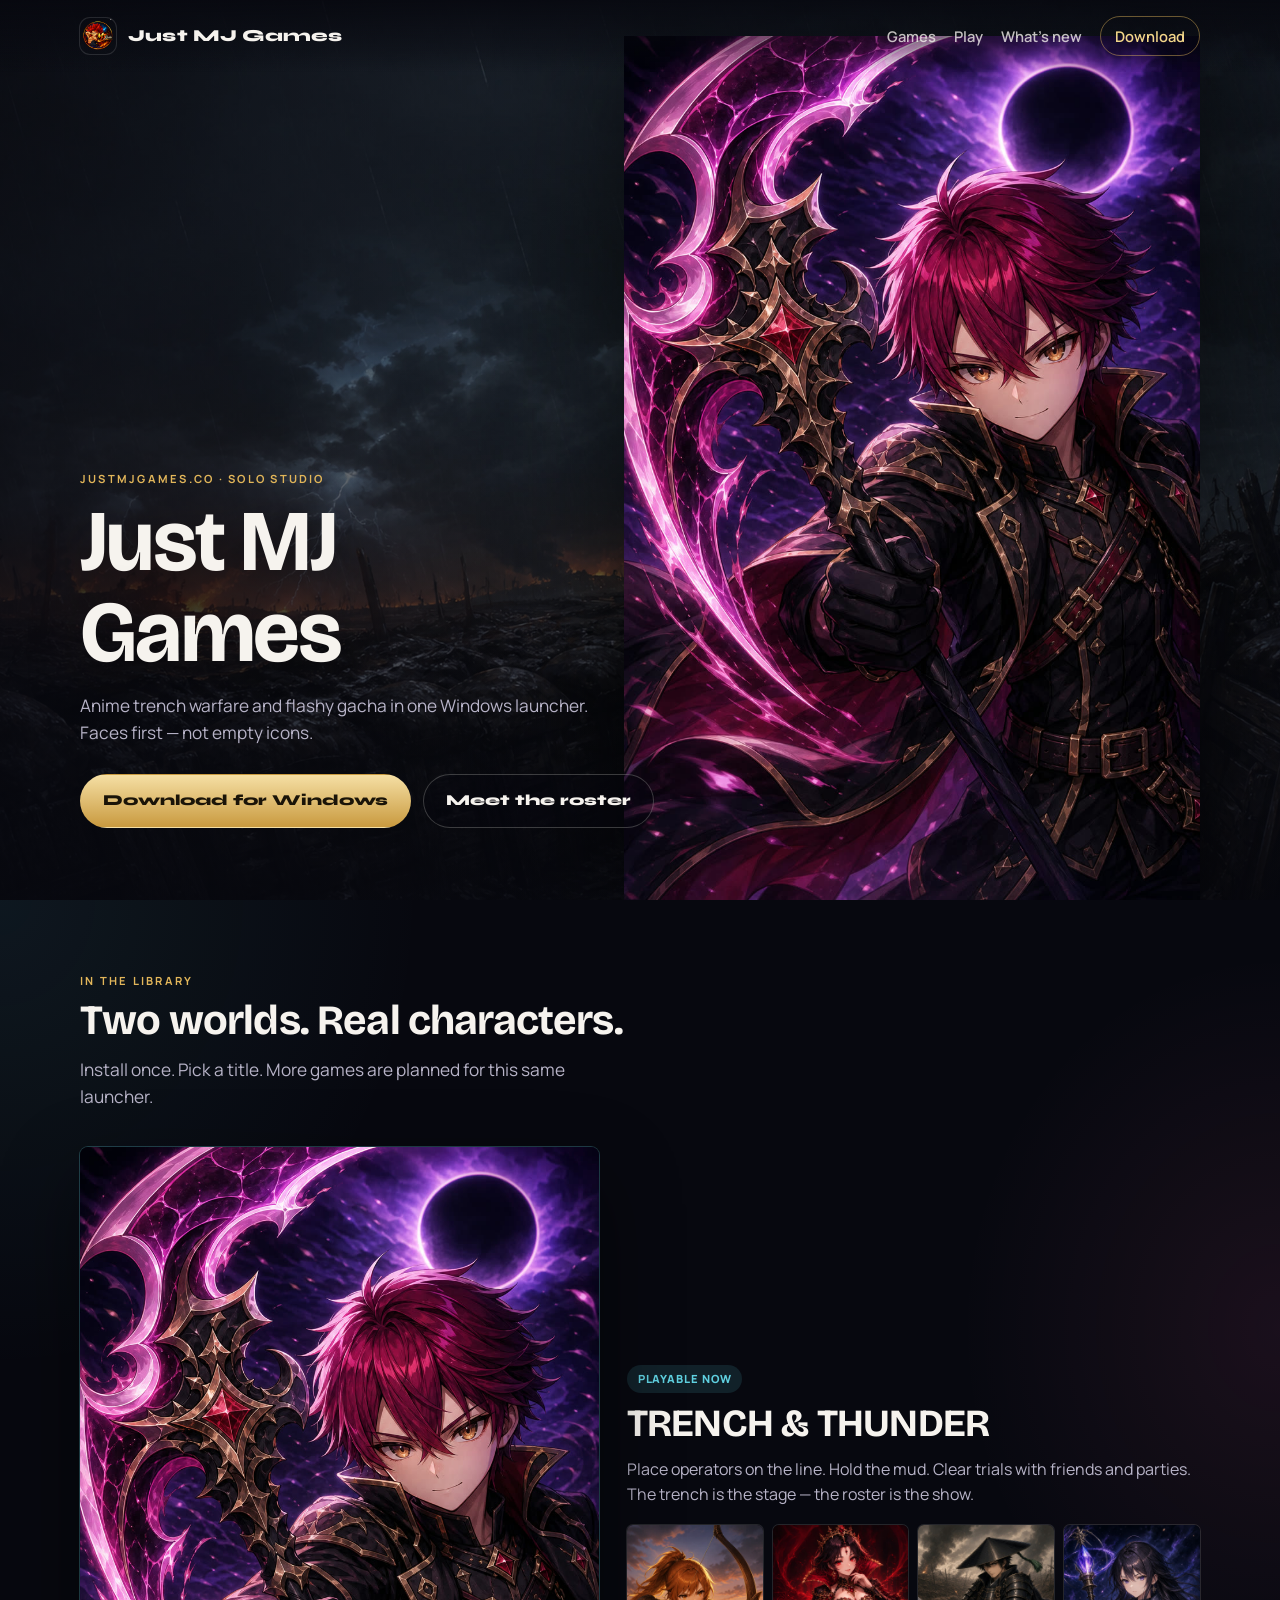
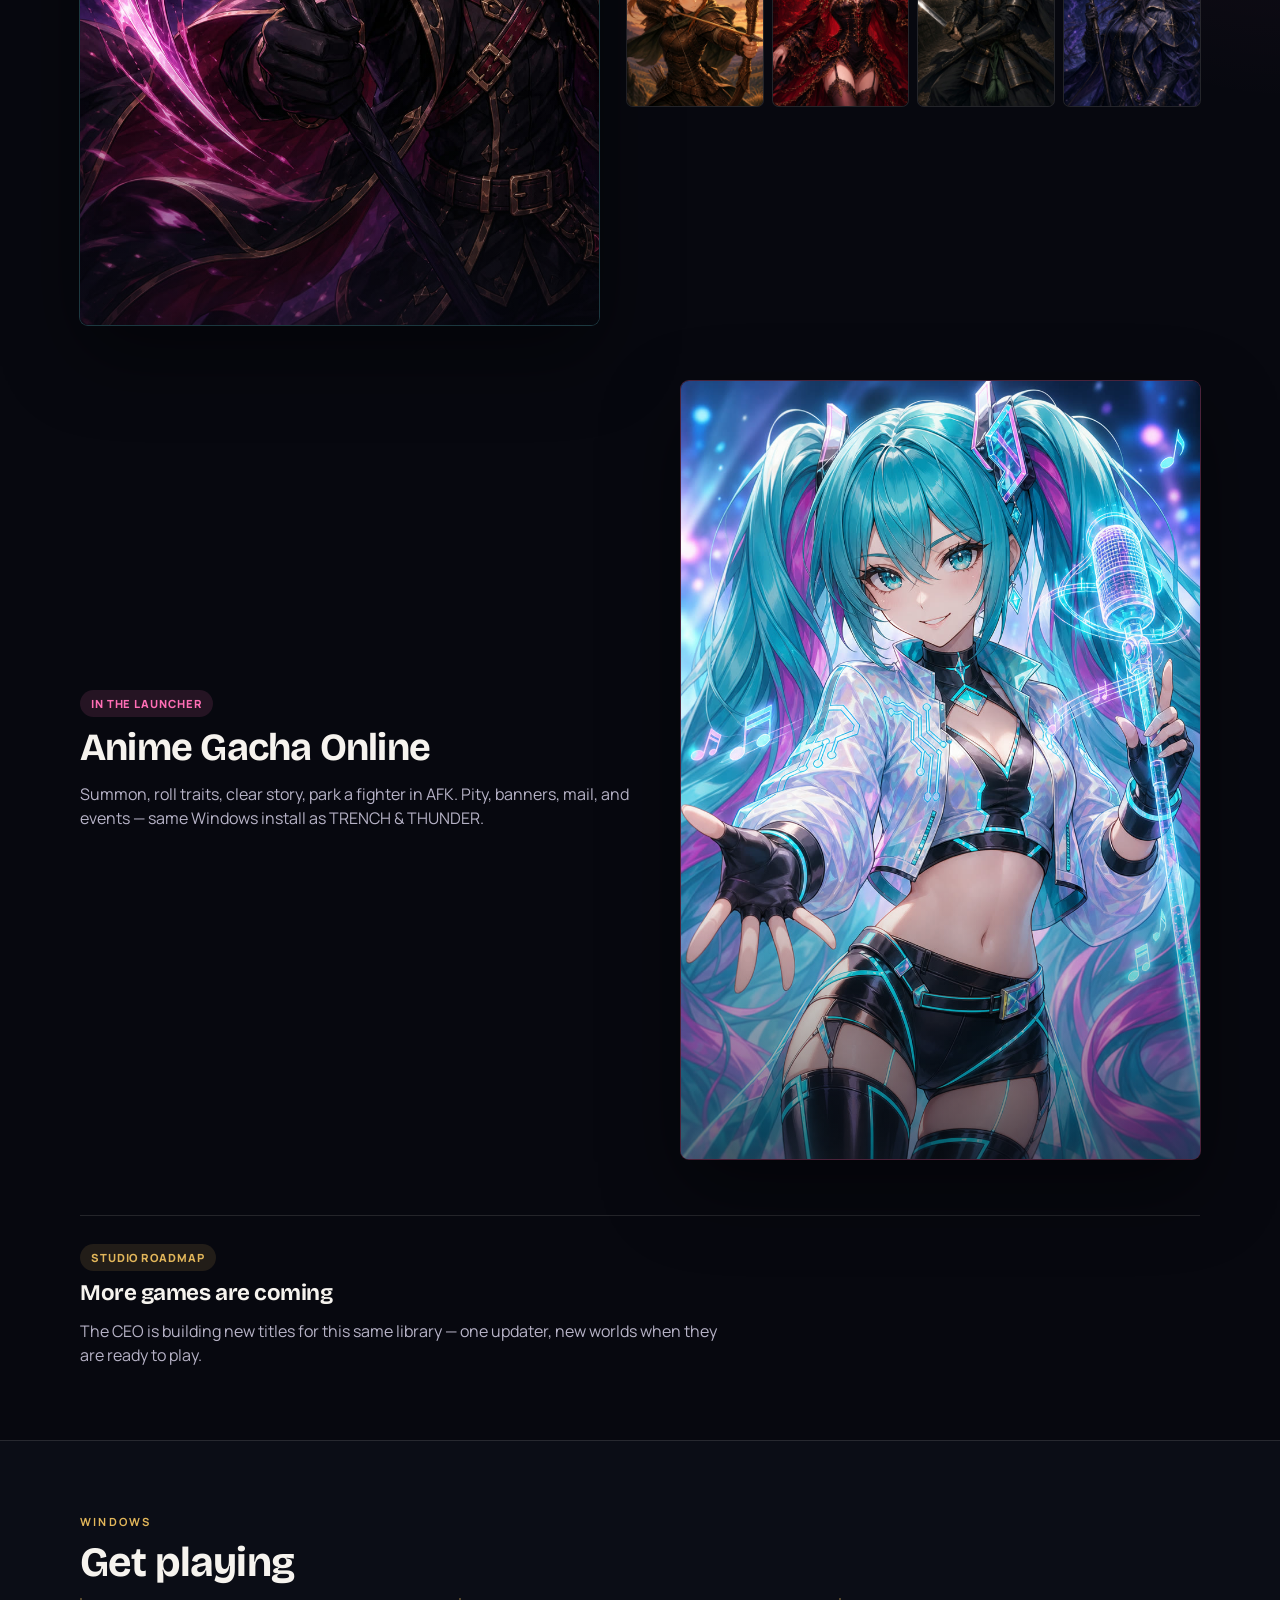
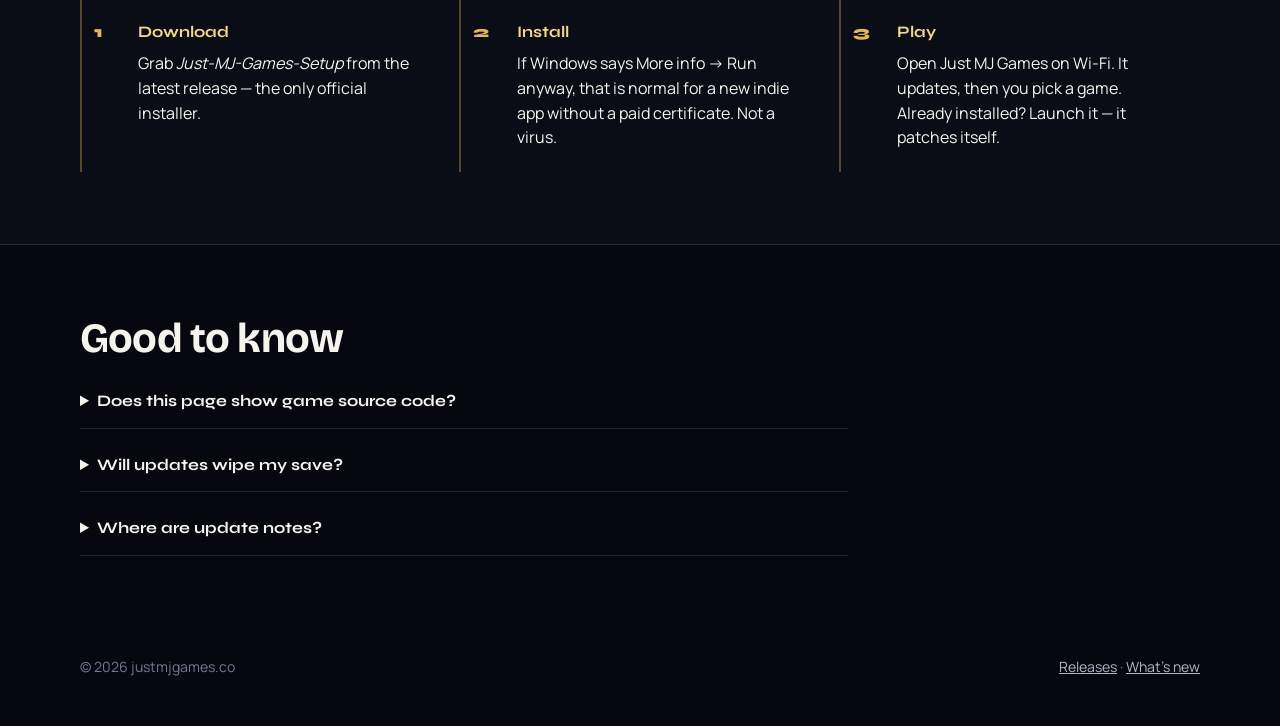
<file: index.html>
<!DOCTYPE html>
<html lang="en">
<head>
  <meta charset="UTF-8" />
  <meta name="viewport" content="width=device-width, initial-scale=1" />
  <title>Just MJ Games</title>
  <meta name="description" content="Just MJ Games — TRENCH &amp; THUNDER and Anime Gacha Online in one Windows launcher. Anime trench strategy and gacha, built by a solo studio." />
  <meta name="theme-color" content="#07080f" />
  <link rel="canonical" href="https://mjedit100-cmyk.github.io/anime-gacha-online/" />
  <meta property="og:title" content="Just MJ Games" />
  <meta property="og:description" content="TRENCH &amp; THUNDER and Anime Gacha Online. Real anime characters. One Windows launcher." />
  <meta property="og:type" content="website" />
  <meta property="og:url" content="https://mjedit100-cmyk.github.io/anime-gacha-online/" />
  <meta property="og:image" content="https://mjedit100-cmyk.github.io/anime-gacha-online/media/tt-star.jpg" />
  <meta name="twitter:card" content="summary_large_image" />
  <link rel="icon" href="media/favicon.png" />
  <link rel="preconnect" href="https://fonts.googleapis.com" />
  <link rel="preconnect" href="https://fonts.gstatic.com" crossorigin />
  <link href="https://fonts.googleapis.com/css2?family=Bricolage+Grotesque:opsz,wght@12..96,700;12..96,800&family=Syne:wght@600;700;800&family=Manrope:wght@400;600;700&display=swap" rel="stylesheet" />
  <link rel="stylesheet" href="css/site.css?v=721" />
</head>
<body>
  <header class="site-header">
    <div class="wrap bar">
      <a class="brand" href="index.html">
        <img class="brand-logo" src="media/brand-mark.png?v=721" alt="" width="36" height="36" />
        <span>Just MJ Games</span>
      </a>
      <nav>
        <a href="#library">Games</a>
        <a href="#play">Play</a>
        <a href="updates.html">What’s new</a>
        <a class="nav-dl" href="https://github.com/mjedit100-cmyk/anime-gacha-online/releases/latest">Download</a>
      </nav>
    </div>
  </header>

  <main>
    <section class="hero" aria-label="Just MJ Games">
      <div class="hero-stage" aria-hidden="true">
        <img class="hero-bg" src="media/hero-tt.jpg?v=721" alt="" />
        <div class="hero-shade"></div>
        <img class="hero-star" src="media/tt-star.jpg?v=721" alt="Kai" />
      </div>
      <div class="wrap hero-copy">
        <p class="kicker">justmjgames.co · solo studio</p>
        <h1>Just MJ Games</h1>
        <p class="lede">Anime trench warfare and flashy gacha in one Windows launcher. Faces first — not empty icons.</p>
        <div class="hero-actions">
          <a class="btn btn-gold" href="https://github.com/mjedit100-cmyk/anime-gacha-online/releases/latest">Download for Windows</a>
          <a class="btn btn-ghost" href="#library">Meet the roster</a>
        </div>
      </div>
    </section>

    <section class="section library" id="library">
      <div class="wrap">
        <p class="kicker">In the library</p>
        <h2>Two worlds. Real characters.</h2>
        <p class="sub">Install once. Pick a title. More games are planned for this same launcher.</p>

        <article class="feature tt">
          <div class="feature-art">
            <img src="media/tt-star.jpg?v=721" alt="Kai from TRENCH &amp; THUNDER" />
          </div>
          <div class="feature-copy">
            <span class="pill pill-tt">Playable now</span>
            <h3>TRENCH &amp; THUNDER</h3>
            <p>Place operators on the line. Hold the mud. Clear trials with friends and parties. The trench is the stage — the roster is the show.</p>
            <div class="cast" aria-label="Operators">
              <img src="media/cast-yumi.jpg?v=721" alt="Yumi" title="Yumi" />
              <img src="media/cast-blood.jpg?v=721" alt="Blood Queen" title="Blood Queen" />
              <img src="media/cast-ken.jpg?v=721" alt="Ken" title="Ken" />
              <img src="media/cast-teri.jpg?v=721" alt="Teri" title="Teri" />
            </div>
          </div>
        </article>

        <article class="feature ago">
          <div class="feature-art">
            <img src="media/ago-star.jpg?v=721" alt="Auralis from Anime Gacha Online" />
          </div>
          <div class="feature-copy">
            <span class="pill pill-ago">In the launcher</span>
            <h3>Anime Gacha Online</h3>
            <p>Summon, roll traits, clear story, park a fighter in AFK. Pity, banners, mail, and events — same Windows install as TRENCH &amp; THUNDER.</p>
          </div>
        </article>

        <div class="coming">
          <span class="pill pill-soon">Studio roadmap</span>
          <h3>More games are coming</h3>
          <p>The CEO is building new titles for this same library — one updater, new worlds when they are ready to play.</p>
        </div>
      </div>
    </section>

    <section class="section play" id="play">
      <div class="wrap">
        <p class="kicker">Windows</p>
        <h2>Get playing</h2>
        <ol class="steps">
          <li>
            <strong>Download</strong>
            Grab <em>Just-MJ-Games-Setup</em> from the latest release — the only official installer.
          </li>
          <li>
            <strong>Install</strong>
            If Windows says More info → Run anyway, that is normal for a new indie app without a paid certificate. Not a virus.
          </li>
          <li>
            <strong>Play</strong>
            Open Just MJ Games on Wi‑Fi. It updates, then you pick a game. Already installed? Launch it — it patches itself.
          </li>
        </ol>
      </div>
    </section>

    <section class="section faq-sec">
      <div class="wrap">
        <h2>Good to know</h2>
        <div class="faq">
          <details>
            <summary>Does this page show game source code?</summary>
            <p>No. This is the studio front door and download host. Game source stays private.</p>
          </details>
          <details>
            <summary>Will updates wipe my save?</summary>
            <p>No. Patches keep progress. Uninstall is the only time Windows asks keep or wipe.</p>
          </details>
          <details>
            <summary>Where are update notes?</summary>
            <p><a href="updates.html">What’s new</a> — fights, menus, gifts, login. Not studio plumbing.</p>
          </details>
        </div>
      </div>
    </section>
  </main>

  <footer class="site-footer">
    <div class="wrap bar">
      <span>© 2026 justmjgames.co</span>
      <span><a href="https://github.com/mjedit100-cmyk/anime-gacha-online/releases">Releases</a> · <a href="updates.html">What’s new</a></span>
    </div>
  </footer>
</body>
</html>
</file>
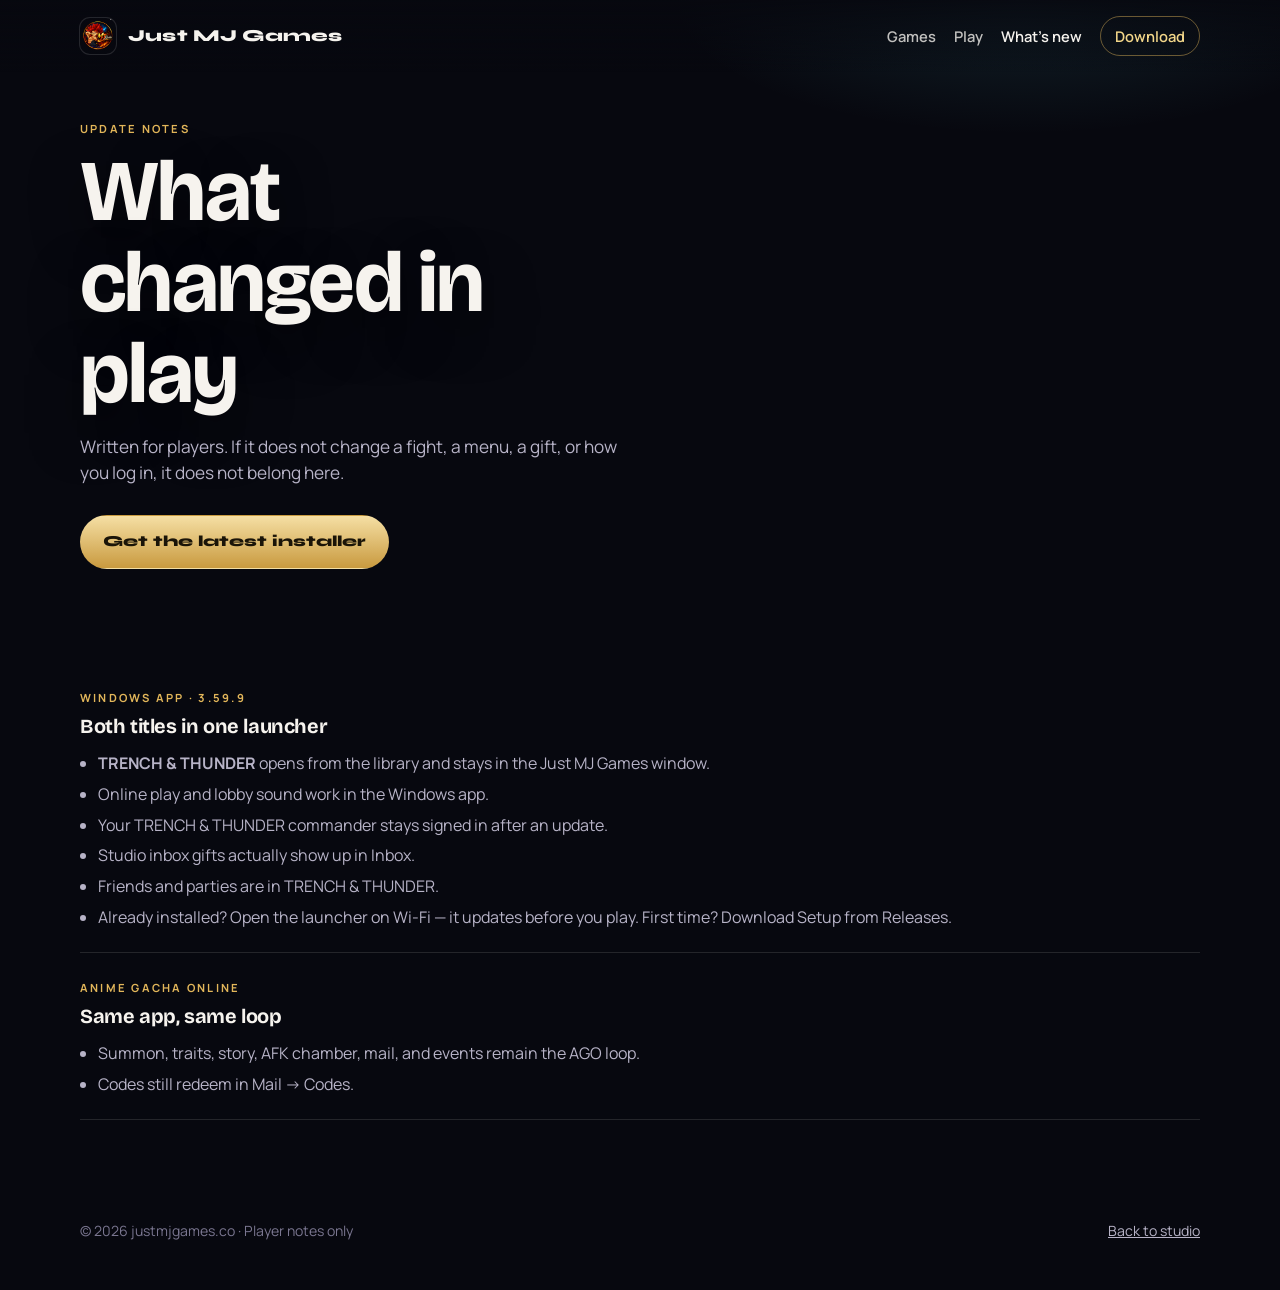
<file: updates.html>
<!DOCTYPE html>
<html lang="en">
<head>
  <meta charset="UTF-8" />
  <meta name="viewport" content="width=device-width, initial-scale=1" />
  <title>What’s new — Just MJ Games</title>
  <meta name="description" content="Player update notes for Just MJ Games. Gameplay, menus, gifts, and login — not studio plumbing." />
  <meta name="theme-color" content="#07080f" />
  <link rel="icon" href="media/favicon.png" />
  <link rel="preconnect" href="https://fonts.googleapis.com" />
  <link rel="preconnect" href="https://fonts.gstatic.com" crossorigin />
  <link href="https://fonts.googleapis.com/css2?family=Bricolage+Grotesque:opsz,wght@12..96,700;12..96,800&family=Syne:wght@600;700;800&family=Manrope:wght@400;600;700&display=swap" rel="stylesheet" />
  <link rel="stylesheet" href="css/site.css?v=721" />
</head>
<body>
  <header class="site-header">
    <div class="wrap bar">
      <a class="brand" href="index.html">
        <img class="brand-logo" src="media/brand-mark.png?v=721" alt="" width="36" height="36" />
        <span>Just MJ Games</span>
      </a>
      <nav>
        <a href="index.html#library">Games</a>
        <a href="index.html#play">Play</a>
        <a class="is-on" href="updates.html">What’s new</a>
        <a class="nav-dl" href="https://github.com/mjedit100-cmyk/anime-gacha-online/releases/latest">Download</a>
      </nav>
    </div>
  </header>

  <main>
    <section class="page-hero">
      <div class="wrap">
        <p class="kicker">Update notes</p>
        <h1>What changed in play</h1>
        <p class="lede">Written for players. If it does not change a fight, a menu, a gift, or how you log in, it does not belong here.</p>
        <a class="btn btn-gold" href="https://github.com/mjedit100-cmyk/anime-gacha-online/releases/latest">Get the latest installer</a>
      </div>
    </section>

    <section class="section">
      <div class="wrap notes">
        <article class="note">
          <p class="kicker">Windows app · 3.59.9</p>
          <h3>Both titles in one launcher</h3>
          <ul>
            <li><strong>TRENCH &amp; THUNDER</strong> opens from the library and stays in the Just MJ Games window.</li>
            <li>Online play and lobby sound work in the Windows app.</li>
            <li>Your TRENCH &amp; THUNDER commander stays signed in after an update.</li>
            <li>Studio inbox gifts actually show up in Inbox.</li>
            <li>Friends and parties are in TRENCH &amp; THUNDER.</li>
            <li>Already installed? Open the launcher on Wi‑Fi — it updates before you play. First time? Download Setup from Releases.</li>
          </ul>
        </article>

        <article class="note">
          <p class="kicker">Anime Gacha Online</p>
          <h3>Same app, same loop</h3>
          <ul>
            <li>Summon, traits, story, AFK chamber, mail, and events remain the AGO loop.</li>
            <li>Codes still redeem in Mail → Codes.</li>
          </ul>
        </article>
      </div>
    </section>
  </main>

  <footer class="site-footer">
    <div class="wrap bar">
      <span>© 2026 justmjgames.co · Player notes only</span>
      <a href="index.html">Back to studio</a>
    </div>
  </footer>
</body>
</html>
</file>
<file: css/site.css>
:root {
  --bg: #07080f;
  --ink: #f6f3ee;
  --muted: #b7b3c7;
  --faint: #7a7690;
  --line: rgba(246, 243, 238, 0.12);
  --gold: #e2b65a;
  --gold-2: #f3d78a;
  --tt: #5fd0e0;
  --ago: #ff6eb5;
  --max: 1120px;
  --ease: cubic-bezier(0.22, 1, 0.36, 1);
}

*,
*::before,
*::after {
  box-sizing: border-box;
}

html {
  scroll-behavior: smooth;
}

body {
  margin: 0;
  color: var(--ink);
  background: var(--bg);
  font-family: Manrope, "Segoe UI", sans-serif;
  line-height: 1.55;
  -webkit-font-smoothing: antialiased;
}

img {
  max-width: 100%;
  display: block;
}

a {
  color: var(--gold-2);
}

.wrap {
  width: min(var(--max), calc(100% - 40px));
  margin: 0 auto;
}

.bar {
  display: flex;
  align-items: center;
  justify-content: space-between;
  gap: 20px;
}

.site-header {
  position: fixed;
  inset: 0 0 auto;
  z-index: 40;
  background: linear-gradient(180deg, rgba(7, 8, 15, 0.88), rgba(7, 8, 15, 0.35) 70%, transparent);
}

.site-header .bar {
  min-height: 72px;
}

.brand {
  display: inline-flex;
  align-items: center;
  gap: 12px;
  color: var(--ink);
  text-decoration: none;
  font-family: Syne, "Bricolage Grotesque", sans-serif;
  font-weight: 800;
  letter-spacing: 0.01em;
  font-size: 1.05rem;
}

.brand-logo {
  width: 36px;
  height: 36px;
  border-radius: 10px;
  object-fit: cover;
  box-shadow: 0 0 0 1px rgba(255, 255, 255, 0.12);
}

nav {
  display: flex;
  flex-wrap: wrap;
  gap: 8px 18px;
  align-items: center;
}

nav a {
  color: rgba(246, 243, 238, 0.78);
  text-decoration: none;
  font-size: 0.92rem;
  font-weight: 600;
}

nav a:hover,
nav a.is-on {
  color: var(--ink);
}

.nav-dl {
  padding: 8px 14px;
  border-radius: 999px;
  border: 1px solid rgba(226, 182, 90, 0.45);
  color: var(--gold-2) !important;
}

.btn {
  display: inline-flex;
  align-items: center;
  justify-content: center;
  padding: 14px 22px;
  border-radius: 999px;
  border: 1px solid transparent;
  text-decoration: none;
  font-weight: 800;
  font-size: 0.95rem;
  font-family: Syne, sans-serif;
  transition: transform 0.25s var(--ease), filter 0.25s ease;
}

.btn:hover {
  transform: translateY(-2px);
}

.btn-gold {
  color: #1a1408;
  background: linear-gradient(180deg, #f5dfa4, #c99a3f);
}

.btn-ghost {
  color: var(--ink);
  border-color: rgba(246, 243, 238, 0.22);
  background: rgba(7, 8, 15, 0.35);
  backdrop-filter: blur(8px);
}

.kicker {
  margin: 0 0 10px;
  color: var(--gold);
  letter-spacing: 0.2em;
  text-transform: uppercase;
  font-size: 0.7rem;
  font-weight: 700;
}

h1,
h2,
h3 {
  font-family: "Bricolage Grotesque", Syne, serif;
  line-height: 1.05;
  margin: 0 0 14px;
  letter-spacing: -0.02em;
}

h1 {
  font-size: clamp(3rem, 8vw, 5.4rem);
  max-width: 10ch;
  text-shadow: 0 18px 50px rgba(0, 0, 0, 0.55);
}

h2 {
  font-size: clamp(1.8rem, 4vw, 2.6rem);
}

.lede,
.sub {
  color: var(--muted);
  max-width: 34rem;
  margin: 0 0 28px;
  font-size: 1.08rem;
}

.hero {
  position: relative;
  min-height: 100svh;
  display: grid;
  align-items: end;
  overflow: hidden;
  isolation: isolate;
}

.hero-stage {
  position: absolute;
  inset: 0;
  z-index: -1;
}

.hero-bg {
  width: 100%;
  height: 100%;
  object-fit: cover;
  object-position: center 35%;
  transform: scale(1.04);
  animation: heroDrift 18s var(--ease) infinite alternate;
}

.hero-shade {
  position: absolute;
  inset: 0;
  background:
    linear-gradient(90deg, rgba(7, 8, 15, 0.72) 0%, rgba(7, 8, 15, 0.28) 46%, rgba(7, 8, 15, 0.08) 70%, rgba(7, 8, 15, 0.4) 100%),
    linear-gradient(180deg, rgba(7, 8, 15, 0.18) 0%, rgba(7, 8, 15, 0.08) 45%, rgba(7, 8, 15, 0.78) 100%);
}

.hero-star {
  position: absolute;
  right: max(0vw, calc(50% - 560px));
  bottom: 0;
  height: min(96vh, 980px);
  width: auto;
  max-width: 54vw;
  object-fit: contain;
  object-position: bottom right;
  filter: drop-shadow(0 30px 60px rgba(0, 0, 0, 0.65));
  animation: starRise 1.1s var(--ease) both;
}

.hero-copy {
  padding: 120px 0 72px;
  animation: copyIn 0.9s var(--ease) 0.15s both;
}

.hero-actions {
  display: flex;
  flex-wrap: wrap;
  gap: 12px;
}

.section {
  padding: 72px 0;
}

.library {
  background:
    radial-gradient(ellipse 60% 40% at 0% 0%, rgba(95, 208, 224, 0.08), transparent 55%),
    radial-gradient(ellipse 50% 35% at 100% 20%, rgba(255, 110, 181, 0.08), transparent 50%),
    var(--bg);
}

.feature {
  display: grid;
  grid-template-columns: minmax(0, 0.95fr) minmax(0, 1.05fr);
  gap: 28px;
  align-items: center;
  margin: 36px 0 56px;
}

.feature.ago {
  grid-template-columns: minmax(0, 1.05fr) minmax(0, 0.95fr);
}

.feature.ago .feature-art {
  order: 2;
}

.feature.ago .feature-copy {
  order: 1;
}

.feature-art {
  position: relative;
  border-radius: 8px;
  overflow: hidden;
  background: #10121c;
  min-height: 420px;
}

.feature-art img {
  width: 100%;
  height: 100%;
  min-height: 420px;
  object-fit: cover;
  object-position: center top;
  transition: transform 0.7s var(--ease);
}

.feature:hover .feature-art img {
  transform: scale(1.03);
}

.feature-art::after {
  content: "";
  position: absolute;
  inset: auto 0 0;
  height: 35%;
  background: linear-gradient(180deg, transparent, rgba(7, 8, 15, 0.55));
  pointer-events: none;
}

.feature.tt .feature-art {
  box-shadow: 0 0 0 1px rgba(95, 208, 224, 0.25), 0 30px 80px rgba(0, 0, 0, 0.45);
}

.feature.ago .feature-art {
  box-shadow: 0 0 0 1px rgba(255, 110, 181, 0.28), 0 30px 80px rgba(0, 0, 0, 0.45);
}

.feature-copy h3 {
  font-size: clamp(1.8rem, 3vw, 2.4rem);
}

.feature-copy p {
  color: var(--muted);
  margin: 0 0 18px;
  max-width: 36rem;
}

.pill {
  display: inline-block;
  margin-bottom: 10px;
  padding: 5px 11px;
  border-radius: 999px;
  font-size: 0.7rem;
  font-weight: 800;
  letter-spacing: 0.08em;
  text-transform: uppercase;
}

.pill-tt {
  color: var(--tt);
  background: rgba(95, 208, 224, 0.12);
}

.pill-ago {
  color: var(--ago);
  background: rgba(255, 110, 181, 0.12);
}

.pill-soon {
  color: var(--gold);
  background: rgba(226, 182, 90, 0.12);
}

.cast {
  display: grid;
  grid-template-columns: repeat(4, minmax(0, 1fr));
  gap: 10px;
  margin-top: 8px;
}

.cast img {
  width: 100%;
  aspect-ratio: 3 / 4;
  object-fit: cover;
  object-position: center top;
  border-radius: 6px;
  box-shadow: 0 0 0 1px var(--line);
  transition: transform 0.35s var(--ease), box-shadow 0.35s ease;
}

.cast img:hover {
  transform: translateY(-4px);
  box-shadow: 0 12px 28px rgba(0, 0, 0, 0.35);
}

.coming {
  padding: 28px 0 0;
  border-top: 1px solid var(--line);
}

.coming h3 {
  font-size: 1.4rem;
}

.coming p {
  color: var(--muted);
  margin: 0;
  max-width: 40rem;
}

.play {
  background: #0b0d16;
  border-block: 1px solid var(--line);
}

.steps {
  list-style: none;
  margin: 0;
  padding: 0;
  display: grid;
  grid-template-columns: repeat(3, minmax(0, 1fr));
  gap: 18px;
  counter-reset: step;
}

.steps li {
  position: relative;
  padding: 22px 22px 22px 56px;
  border-left: 2px solid rgba(226, 182, 90, 0.35);
}

.steps li::before {
  counter-increment: step;
  content: counter(step);
  position: absolute;
  left: 12px;
  top: 22px;
  font-family: Syne, sans-serif;
  font-weight: 800;
  color: var(--gold);
}

.steps strong {
  display: block;
  margin-bottom: 6px;
  color: var(--gold-2);
  font-family: Syne, sans-serif;
}

.faq {
  display: grid;
  gap: 10px;
  max-width: 48rem;
}

.faq details {
  border-bottom: 1px solid var(--line);
  padding: 14px 0;
}

.faq summary {
  cursor: pointer;
  font-weight: 700;
  font-family: Syne, sans-serif;
}

.faq p {
  color: var(--muted);
  margin: 10px 0 0;
}

.site-footer {
  padding: 28px 0 48px;
  color: var(--faint);
  font-size: 0.88rem;
}

.site-footer a {
  color: var(--muted);
}

.notes {
  display: grid;
  gap: 18px;
}

.note {
  padding: 8px 0 22px;
  border-bottom: 1px solid var(--line);
}

.note h3 {
  font-size: 1.25rem;
}

.note ul {
  margin: 8px 0 0;
  padding-left: 1.15rem;
  color: var(--muted);
}

.note li + li {
  margin-top: 6px;
}

.page-hero {
  padding: 120px 0 40px;
  background:
    radial-gradient(ellipse 50% 40% at 80% 0%, rgba(95, 208, 224, 0.12), transparent 55%),
    var(--bg);
}

@keyframes heroDrift {
  from {
    transform: scale(1.04) translate3d(0, 0, 0);
  }
  to {
    transform: scale(1.08) translate3d(-1.2%, -1%, 0);
  }
}

@keyframes starRise {
  from {
    opacity: 0;
    transform: translate3d(4%, 6%, 0);
  }
  to {
    opacity: 1;
    transform: translate3d(0, 0, 0);
  }
}

@keyframes copyIn {
  from {
    opacity: 0;
    transform: translate3d(0, 18px, 0);
  }
  to {
    opacity: 1;
    transform: translate3d(0, 0, 0);
  }
}

@media (max-width: 980px) {
  .hero-star {
    max-width: 58vw;
    opacity: 0.92;
  }

  .feature,
  .feature.ago {
    grid-template-columns: 1fr;
  }

  .feature.ago .feature-art,
  .feature.ago .feature-copy {
    order: initial;
  }

  .steps {
    grid-template-columns: 1fr;
  }
}

@media (max-width: 720px) {
  .site-header .bar {
    flex-direction: column;
    align-items: flex-start;
    padding: 12px 0;
  }

  .hero-star {
    max-width: 78vw;
    height: min(62vh, 520px);
    right: -6vw;
    opacity: 0.95;
  }

  .hero-copy {
    padding-bottom: 56px;
    position: relative;
    z-index: 2;
  }

  h1 {
    max-width: none;
  }

  .cast {
    grid-template-columns: repeat(2, minmax(0, 1fr));
  }

  .feature-art,
  .feature-art img {
    min-height: 320px;
  }
}

@media (prefers-reduced-motion: reduce) {
  .hero-bg,
  .hero-star,
  .hero-copy,
  .feature-art img,
  .cast img,
  .btn {
    animation: none !important;
    transition: none !important;
  }
}
</file>
